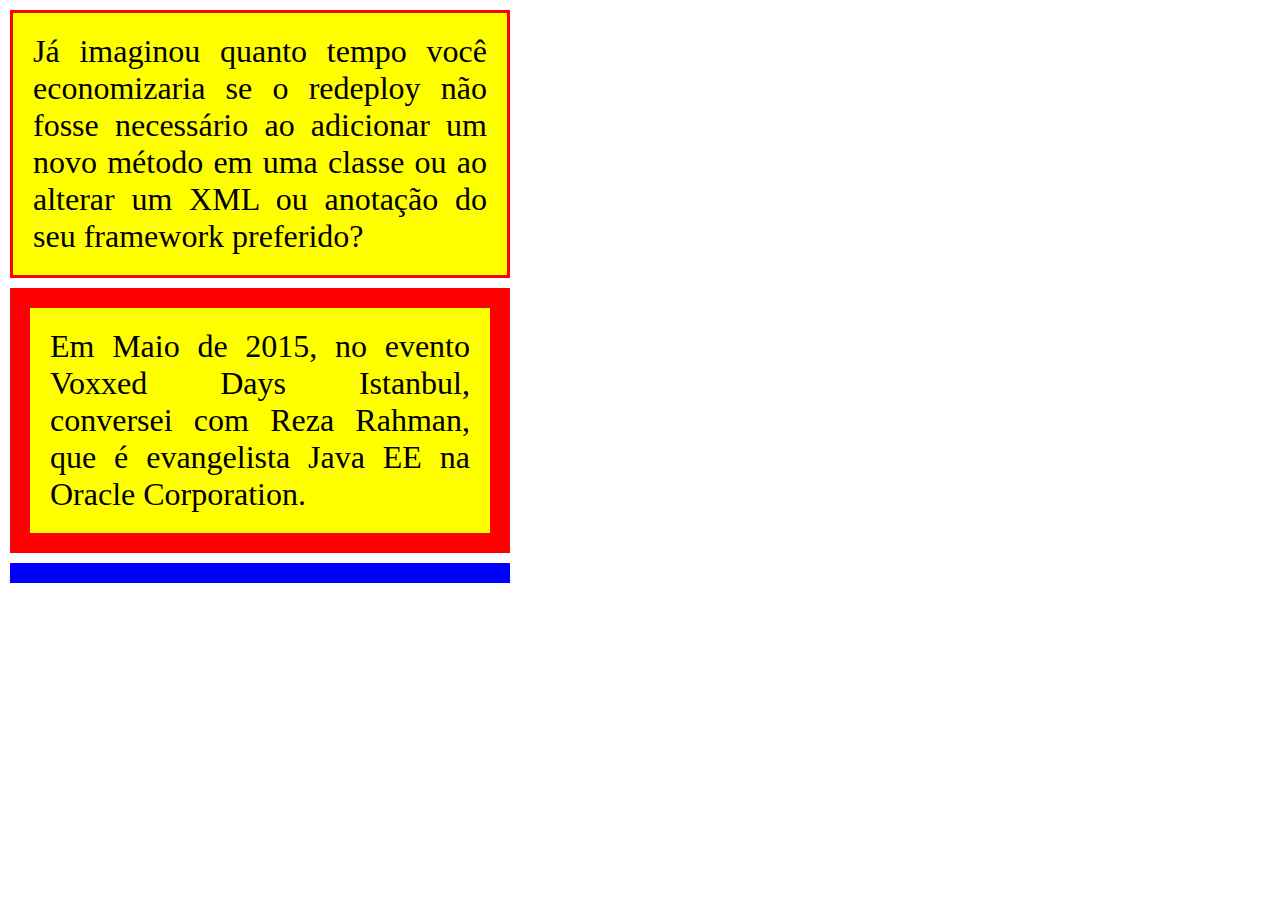
<file: box-model/index.html>
<!DOCTYPE html>
<html lang="pt-BR">
<head>
	<meta charset="utf-8">
	<title>Sobre nós</title>

	<link rel="stylesheet" href="css/estilos.css">
</head>
<body>

	 <p class="frase1">Já imaginou quanto tempo você economizaria se o redeploy não fosse necessário ao adicionar um novo método em uma classe ou ao alterar um XML ou anotação do seu framework preferido?</p>

    <p class="frase2">Em Maio de 2015, no evento Voxxed Days Istanbul, conversei com Reza Rahman, que é evangelista Java EE na Oracle Corporation.</p>

    <p class="referencia"></p>


</body>
</html>
</file>
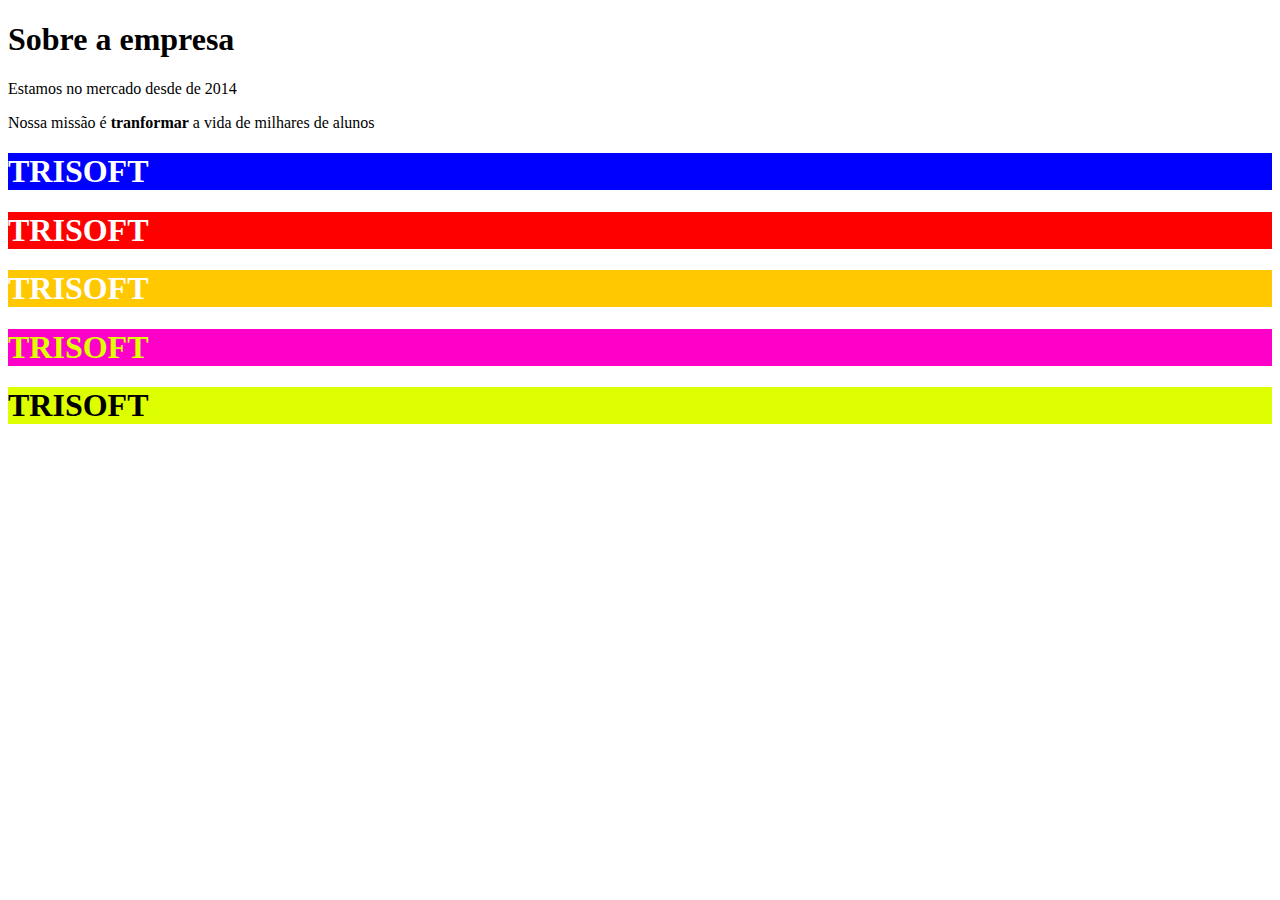
<file: estilos-em-arquivos-externos/index.html>
<!DOCTYPE html>
<html lang="pt-BR">
<head>
	<meta charset="utf-8">
	<title>Sobre nós</title>

	<link rel="stylesheet" href="css/estilos.css">
</head>
<body>
	<article>
		<h1 id="titulo">Sobre a empresa</h1>

		<p class="destaque">Estamos no mercado desde de 2014</p>

		<p class="missao destaque importante">Nossa missão é <strong>tranformar</strong> a vida de milhares de alunos</p>
	</article>	


	<div class="caixa1">
		<h1>TRISOFT</h1>
	</div>

	<div class="caixa2">
		<h1>TRISOFT</h1>
	</div>

	<div class="caixa3">
		<h1>TRISOFT</h1>
	</div>

	<div class="caixa4">
		<h1>TRISOFT</h1>
	</div>

	<div class="caixa5">
		<h1>TRISOFT</h1>
	</div>
</body>
</html>
</file>
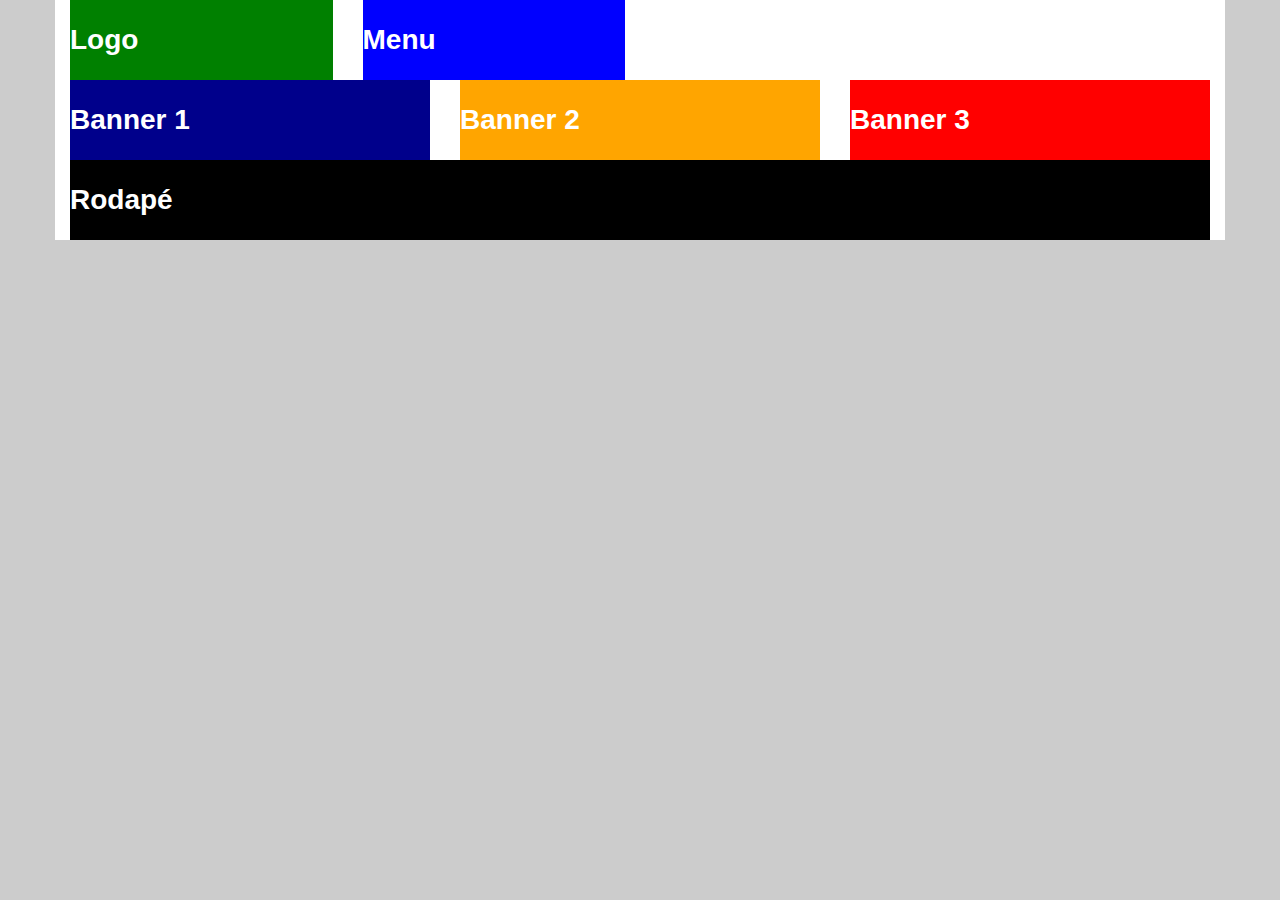
<file: grid-css-bootstrap/index.html>
<!DOCTYPE html>
<html lang="pt-BR">

<head>
	<meta charset="utf-8">
	<title>Grid Bootstrap</title>

	<link rel="stylesheet" href="css/bootstrap.min.css">
	<link rel="stylesheet" href="css/estilos.css">
</head>

<body>
	<div class="container">

		<div class="row">
			<div class="col-xs-12 col-sm-3">
				<div style="background-color: green; color: #fff">
					<h1>Logo</h1>
				</div>
			</div>

			<div class="col-xs-12 col-sm-3">
				<div style="background-color: blue; color: #fff">
					<h1>Menu</h1>
				</div>
			</div>
		</div>

		<div class="row">
			<div class="col-xs-12 col-sm-6 col-md-4">
				<div style="background-color: darkblue; color: #fff">
					<h1>Banner 1</h1>
				</div>
			</div>

			<div class="col-xs-12 col-sm-6 col-md-4">
				<div style="background-color: orange; color: #fff">
					<h1>Banner 2</h1>
				</div>
			</div>

			<div class="col-xs-12 col-sm-12 col-md-4">
				<div style="background-color: red; color: #fff">
					<h1>Banner 3</h1>
				</div>
			</div>
		</div>

		<div class="row">
			<div class="col-xs-12">
				<div style="background-color: black; color: #fff">
					<h1>Rodapé</h1>
				</div>
			</div>
		</div>

	</div>
</body>

</html>
</file>
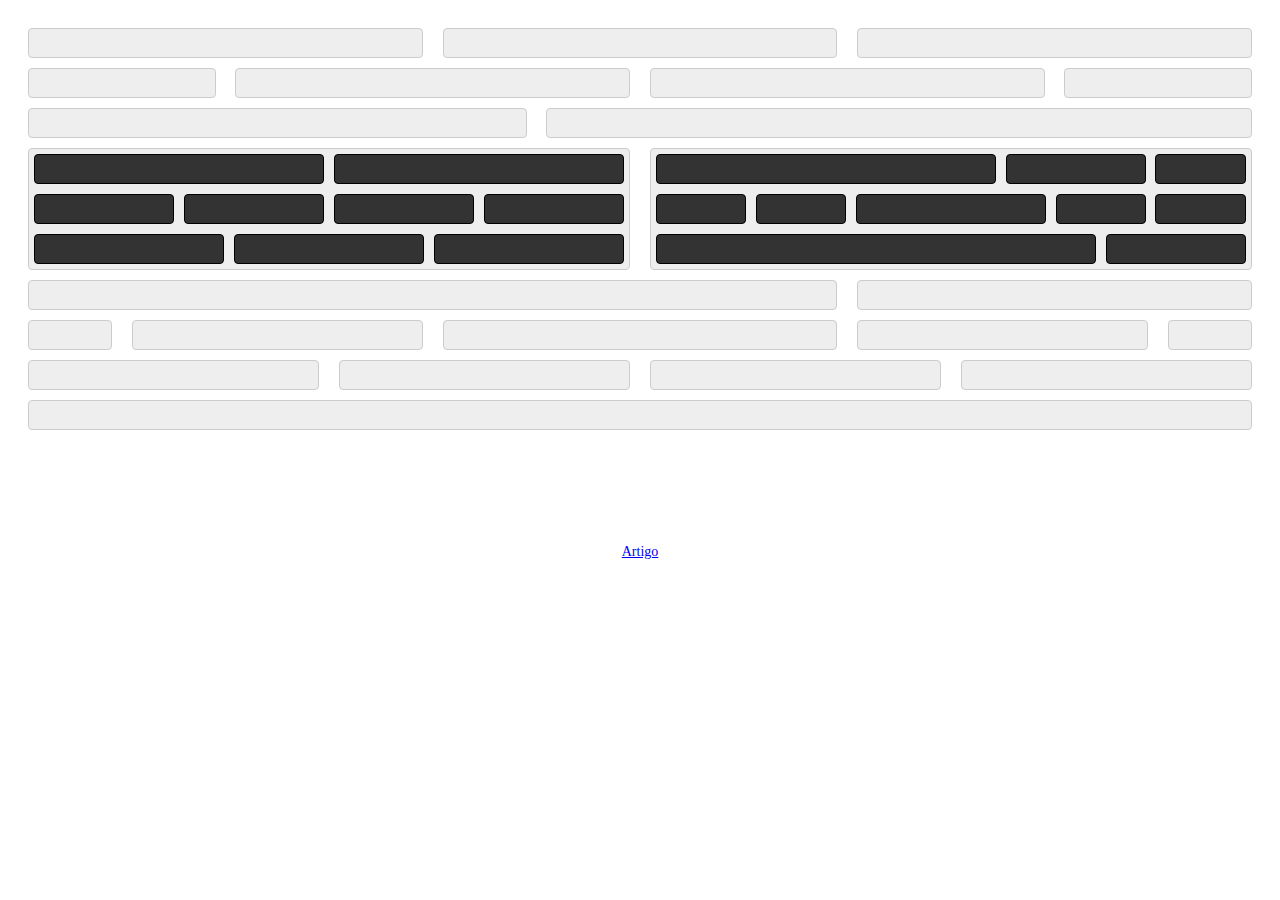
<file: grid-system/index.html>
<!DOCTYPE html>
<html lang="pt-BR">
<head>
	<meta charset="utf-8">
	<title>Sobre nós</title>

	<link rel="stylesheet" href="css/estilos.css">
</head>
<body>

	<div class="row">
	    <div class="column column-4"></div>
	    <div class="column column-4"></div>
	    <div class="column column-4"></div>
	</div>
	<div class="row">
	    <div class="column column-2"></div>
	    <div class="column column-4"></div>
	    <div class="column column-4"></div>
	    <div class="column column-2"></div>
	</div>
	<div class="row">
	    <div class="column column-5"></div>
	    <div class="column column-7"></div>
	</div>
	<div class="row">
	    <div class="column column-6">
	        <div class="row">
	            <div class="column column-6"></div>
	            <div class="column column-6"></div>
	        </div>
	        <div class="row">
	            <div class="column column-3"></div>
	            <div class="column column-3"></div>
	            <div class="column column-3"></div>
	            <div class="column column-3"></div>
	        </div>
	        <div class="row">
	            <div class="column column-4"></div>
	            <div class="column column-4"></div>
	            <div class="column column-4"></div>
	        </div>
	    </div>
	    <div class="column column-6">
	        <div class="row">
	            <div class="column column-7"></div>
	            <div class="column column-3"></div>
	            <div class="column column-2"></div>
	        </div>
	        <div class="row">
	            <div class="column column-2"></div>
	            <div class="column column-2"></div>
	            <div class="column column-4"></div>
	            <div class="column column-2"></div>
	            <div class="column column-2"></div>
	        </div>
	        <div class="row">
	            <div class="column column-9"></div>
	            <div class="column column-3"></div>
	        </div>
	    </div>
	</div>
	<div class="row">
	    <div class="column column-8"></div>
	    <div class="column column-4"></div>
	</div>
	<div class="row">
	    <div class="column column-1"></div>
	    <div class="column column-3"></div>
	    <div class="column column-4"></div>
	    <div class="column column-3"></div>
	    <div class="column column-1"></div>
	</div>
	<div class="row">
	    <div class="column column-3"></div>
	    <div class="column column-3"></div>
	    <div class="column column-3"></div>
	    <div class="column column-3"></div>
	</div>
	<div class="row">
	    <div class="column column-12"></div>
	</div>

	<p class="p"><a href="http://www.sitepoint.com/understanding-css-grid-systems" target="_blank">Artigo</a></p>

</body>
</html>
</file>
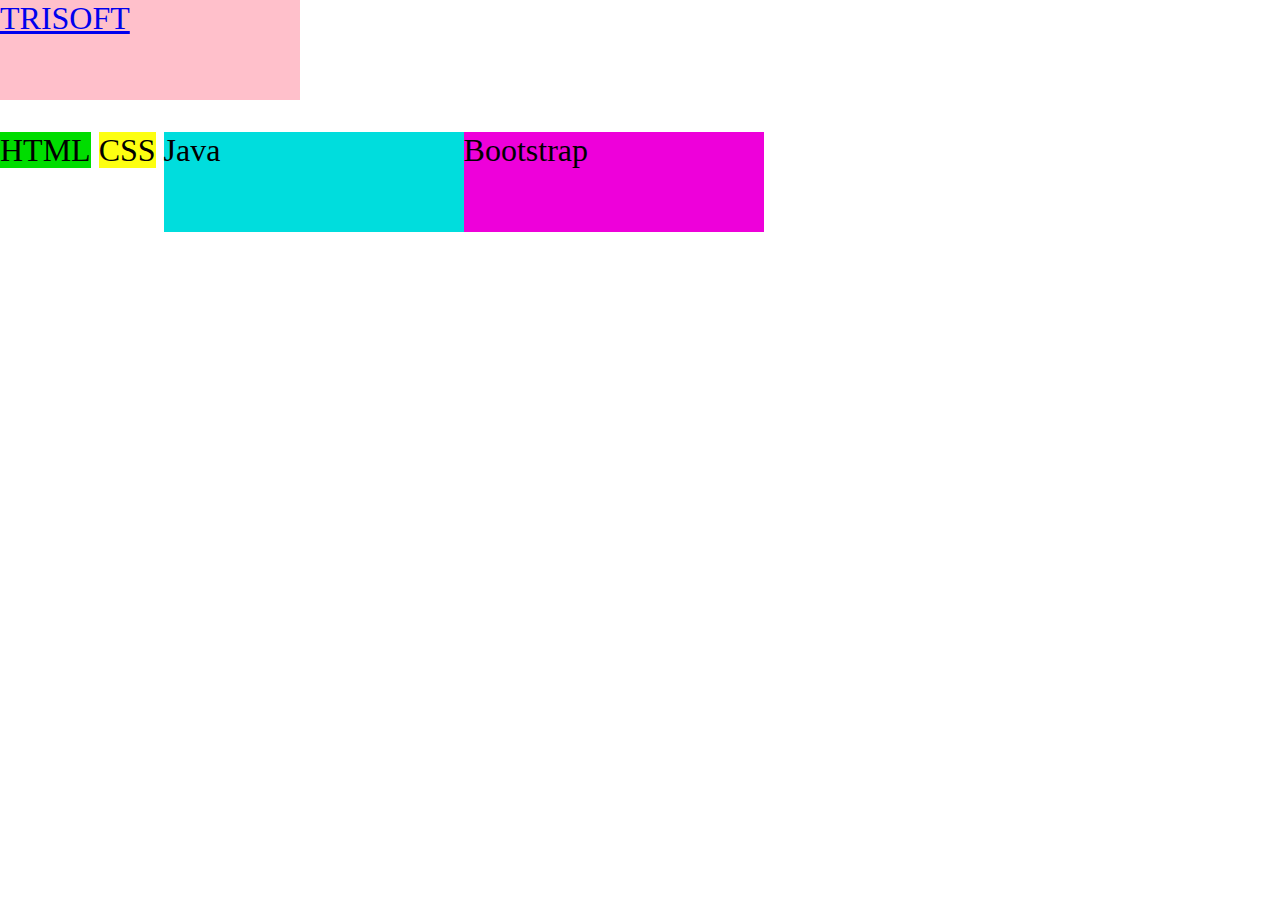
<file: propriedade-display/index.html>
<!DOCTYPE html>
<html lang="pt-BR">
<head>
	<meta charset="utf-8">
	<title>Sobre nós</title>

	<link rel="stylesheet" href="css/estilos.css">
</head>
<body>

	<a href="#" class="nome-empresa">TRISOFT</a>
    <a href="#" class="segmento-empresa" style="display: none">Cursos Online</a>

    <p class="curso-html">HTML</p>
    <p class="curso-css">CSS</p>

    <p class="curso-java">Java</p><p class="curso-bootstrap">Bootstrap</p>


</body>
</html>
</file>
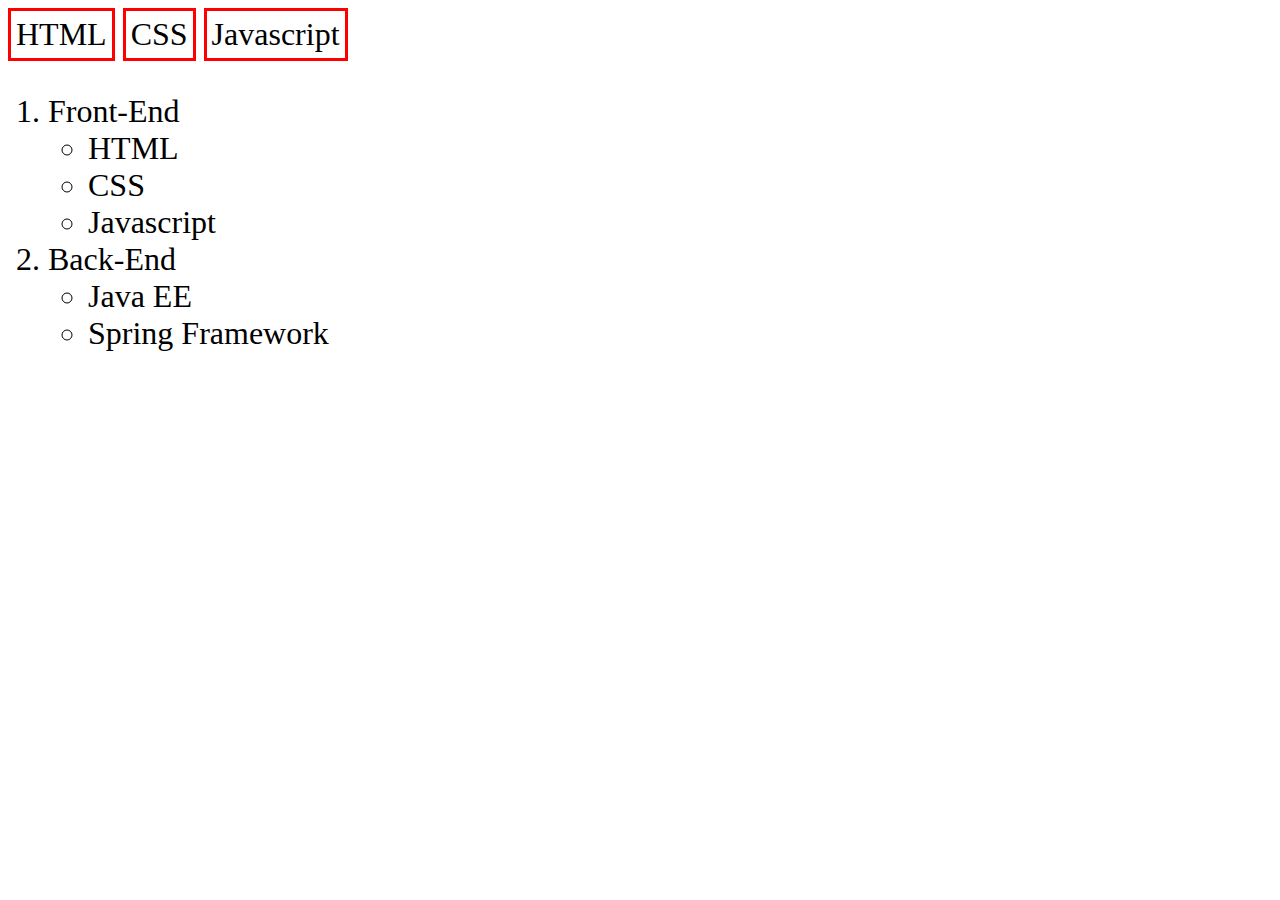
<file: bem-project/listas/index.html>
<!DOCTYPE html>
<html lang="pt-BR">
  <head>
    <meta charset="utf-8">

    <title>MyPilas</title>

    <link rel="stylesheet" href="css/estilos.css">
  </head>
  <body>

    <ul class="menu">
      <li>HTML</li>
      <li>CSS</li>
      <li>Javascript</li>
    </ul> 

    <ol>
      <li>
        Front-End
        <ul>
          <li>HTML</li>
          <li>CSS</li>
          <li>Javascript</li>   
        </ul>
      </li>
      <li>
        Back-End
        <ul>
          <li>Java EE</li>
          <li>Spring Framework</li>
        </ul>
      </li>
    </ol>  

  </body>
</html>
</file>
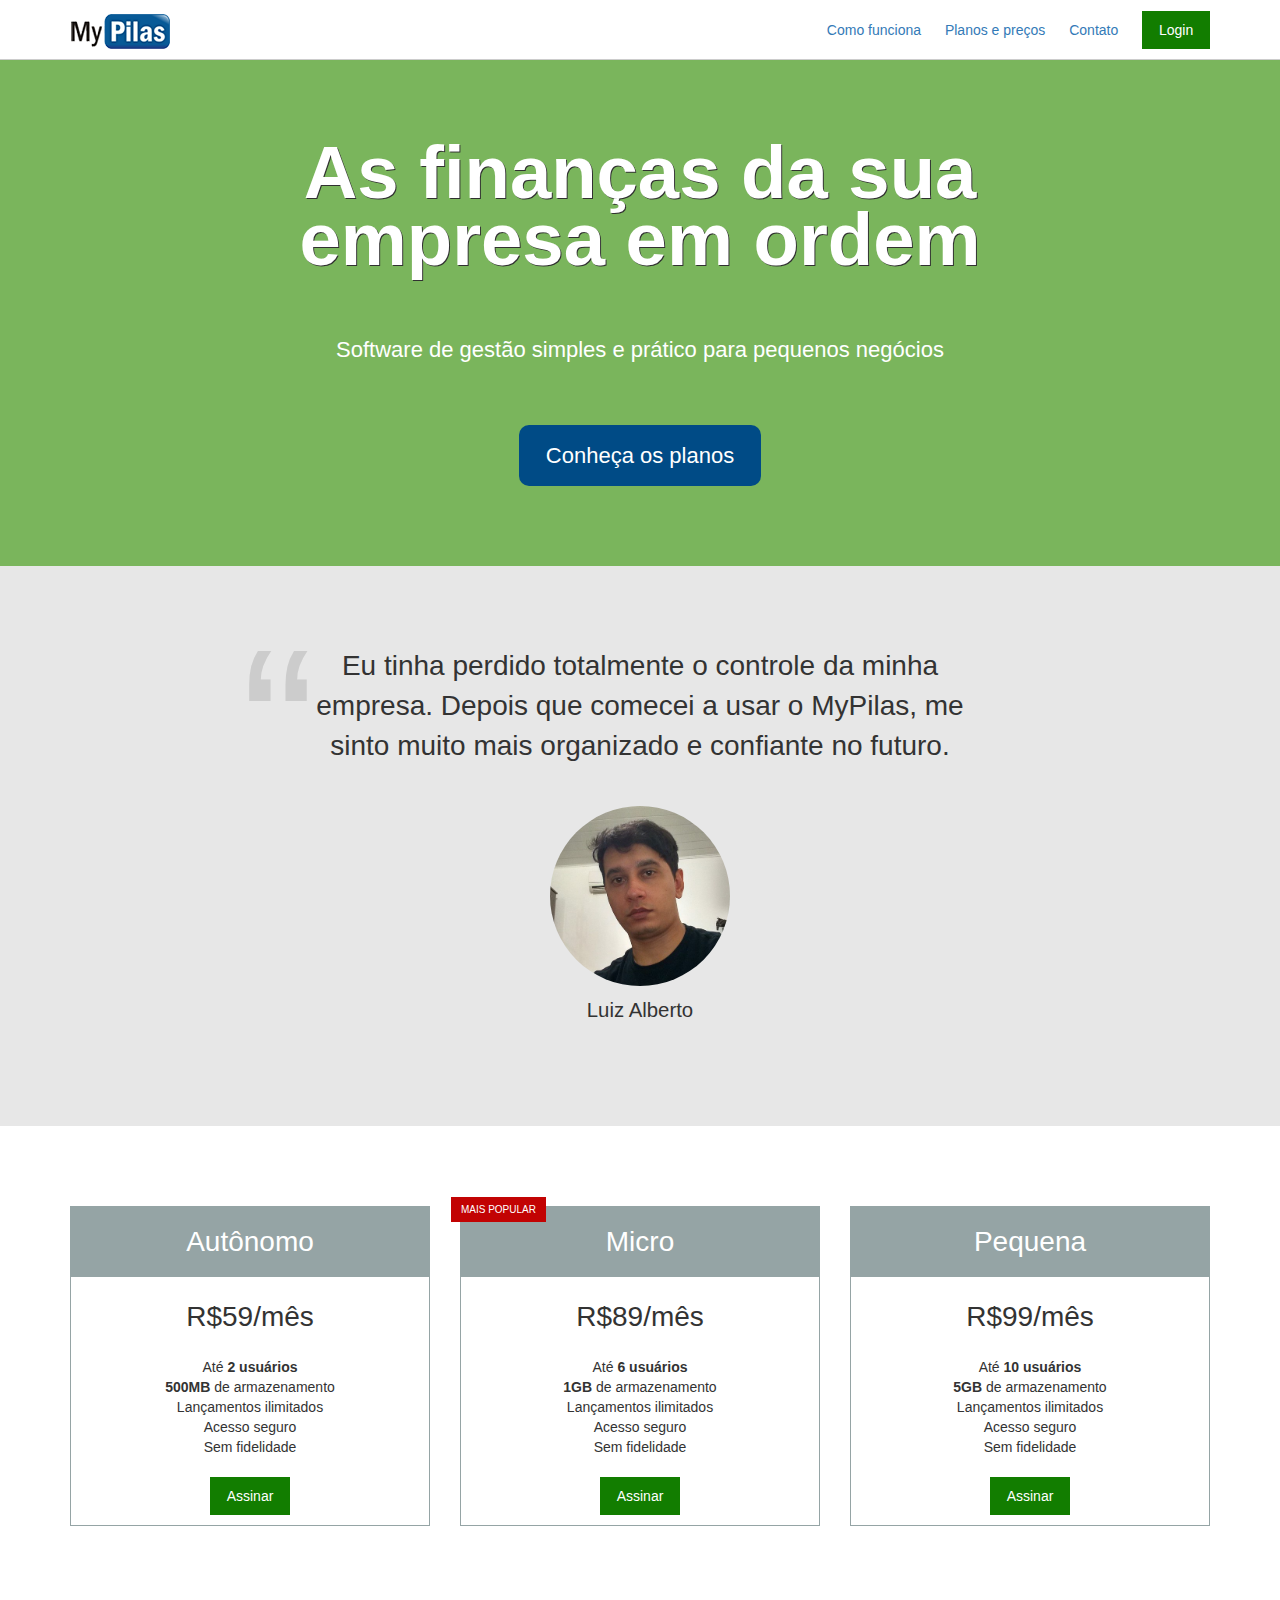
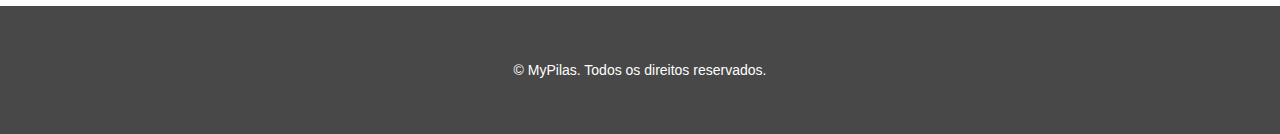
<file: bem-project/projeto/index.html>
<!DOCTYPE html>
<html lang="pt-BR">

<head>
  <meta charset="utf-8">
  <meta name="viewport" content="width=device-width, initial-scale=1">

  <title>MyPilas</title>
  <link rel="stylesheet" href="css/bootstrap.min.css">
  <link rel="stylesheet" href="css/base.css">
  <link rel="stylesheet" href="css/layout.css">
  <link rel="stylesheet" href="css/componentes.css">
</head>

<body>

  <header class="layout-cabecalho layout-cabecalho--home ">
    <div class="container">
      <nav class="navegacao">
        <img src="imagens/logo.png" width="100" height="35" alt="MyPilas">

        <div class="navegacao__menu">
          <button class="botao-chaveador  js-botao-chaveador"></button>

          <ul class="menu  js-menu">
            <li class="menu__item">
              <a href="#">Como funciona</a>
            </li>
            <li class="menu__item">
              <a href="#planos">Planos e preços</a>
            </li>
            <li class="menu__item">
              <a href="#">Contato</a>
            </li>
            <li class="menu__item  menu__item--botao">
              <a href="#" class="botao  botao--login">Login</a>
            </li>
          </ul>
        </div>
      </nav>
    </div>
  </header>

  <section class="layout-chamada">
    <div class="container">

      <div class="chamada">
        <h1 class="chamada__titulo">As finanças da sua empresa em ordem</h1>
        <p class="chamada__subtitulo">Software de gestão simples e prático para pequenos negócios</p>

        <div class="chamada__acao">
          <a href="#planos" class="botao botao--principal">Conheça os planos</a>
        </div>
      </div>

    </div>
  </section>

  <div class="layout-depoimento">
    <div class="container">

      <div class="depoimento">
        <blockquote>
          Eu tinha perdido totalmente o controle da minha empresa. Depois que comecei a usar o MyPilas, me sinto muito mais organizado
          e confiante no futuro.
        </blockquote>

        <div class="depoimento__autor">
          <img src="imagens/picture.png" width="180" height="180" alt="Luiz Alberto">
          <p>Luiz Alberto</p>
        </div>
      </div>

    </div>
  </div>

  <div id="planos" class="layout-planos">
    <div class="container">
      <div class="row">
        <div class="col-sm-4">

          <article class="plano">
            <h2 class="plano__cabecalho">Autônomo</h2>
            <div class="plano__preco">R$59/mês</div>
            <ul class="plano__caracteristicas">
              <li>Até
                <strong>2 usuários</strong>
              </li>
              <li>
                <strong>500MB</strong> de armazenamento</li>
              <li>Lançamentos ilimitados</li>
              <li>Acesso seguro</li>
              <li>Sem fidelidade</li>
            </ul>
            <footer class="plano__rodape">
                <a href="assine.html" class="botao  botao--assinar">Assinar</a>
            </footer>
          </article>

        </div>
        <div class="col-sm-4">

          <article class="plano plano--mais-popular">
            <h2 class="plano__cabecalho">Micro</h2>
            <div class="plano__preco">R$89/mês</div>
            <ul class="plano__caracteristicas">
              <li>Até
                <strong>6 usuários</strong>
              </li>
              <li>
                <strong>1GB</strong> de armazenamento</li>
              <li>Lançamentos ilimitados</li>
              <li>Acesso seguro</li>
              <li>Sem fidelidade</li>
            </ul>
            <footer class="plano__rodape">
              <a href="assine.html" class="botao botao--assinar">Assinar</a>
            </footer>
          </article>

        </div>
        <div class="col-sm-4 ultima-coluna">

          <article class="plano">
            <h2 class="plano__cabecalho">Pequena</h2>
            <div class="plano__preco">R$99/mês</div>
            <ul class="plano__caracteristicas">
              <li>Até
                <strong>10 usuários</strong>
              </li>
              <li>
                <strong>5GB</strong> de armazenamento</li>
              <li>Lançamentos ilimitados</li>
              <li>Acesso seguro</li>
              <li>Sem fidelidade</li>
            </ul>
            <footer class="plano__rodape">
              <a href="assine.html" class="botao botao--assinar">Assinar</a>
            </footer>
          </article>

        </div>
      </div>
    </div>
  </div>

  <footer class="layout-rodape">
    <div class="container">
      <p>&copy; MyPilas. Todos os direitos reservados.</p>
    </div>
  </footer>

  <script src="javascripts/app.js"></script>

</body>
</html>
</file>
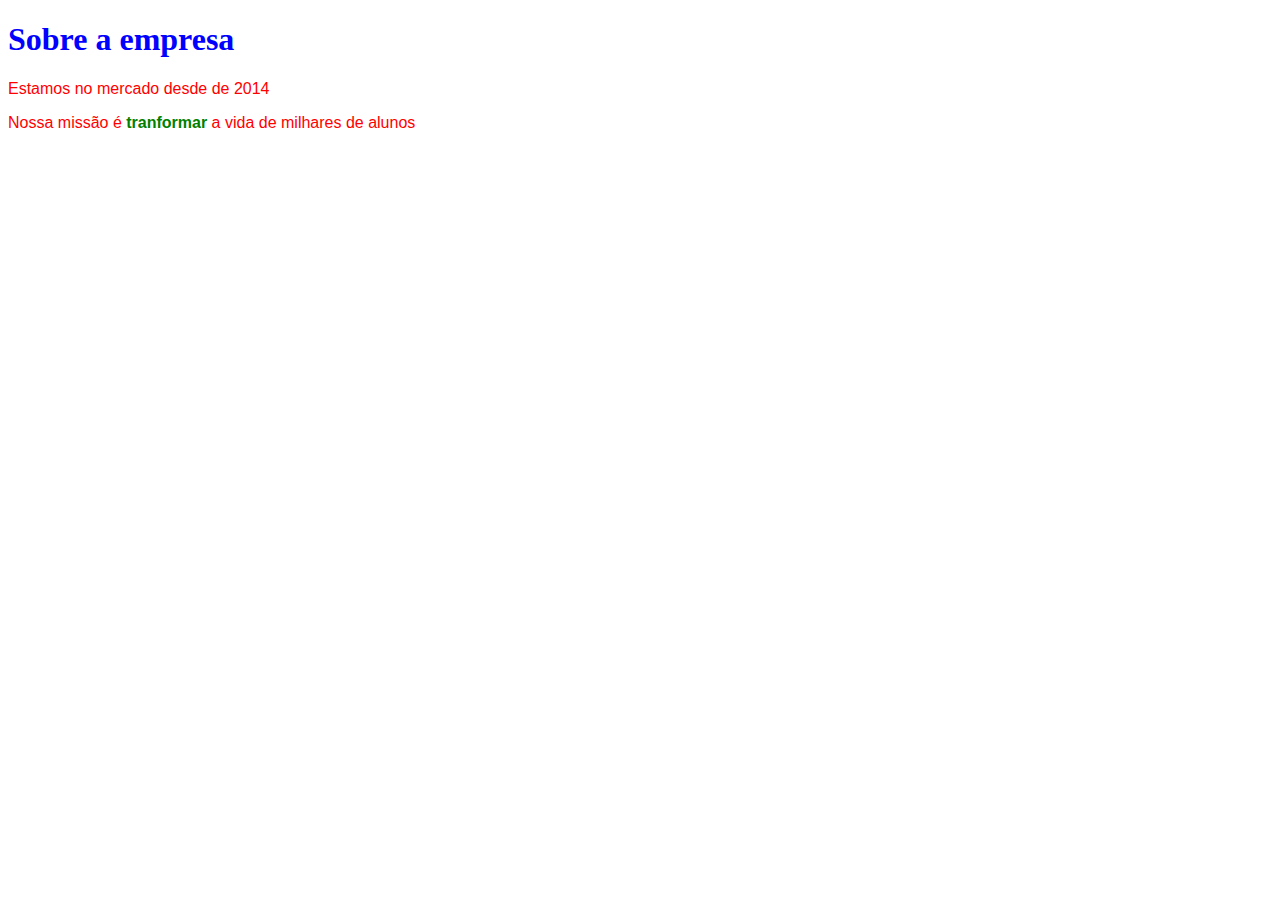
<file: css-basico/empresa.html>
<!DOCTYPE html>
<html lang="pt-BR">
<head>
	<meta charset="utf-8">
	<title>Sobre nós</title>

	<style type="text/css">
		h1 {
			color: blue;
		}

		p {
			color: red;
			font-family: Arial;
		}

		strong {
			color: green;
		}
	</style>
</head>
<body>
	<h1>Sobre a empresa</h1>

	<p>Estamos no mercado desde de 2014</p>

	<p>Nossa missão é <strong>tranformar</strong> a vida de milhares de alunos</p>

</body>
</html>
</file>
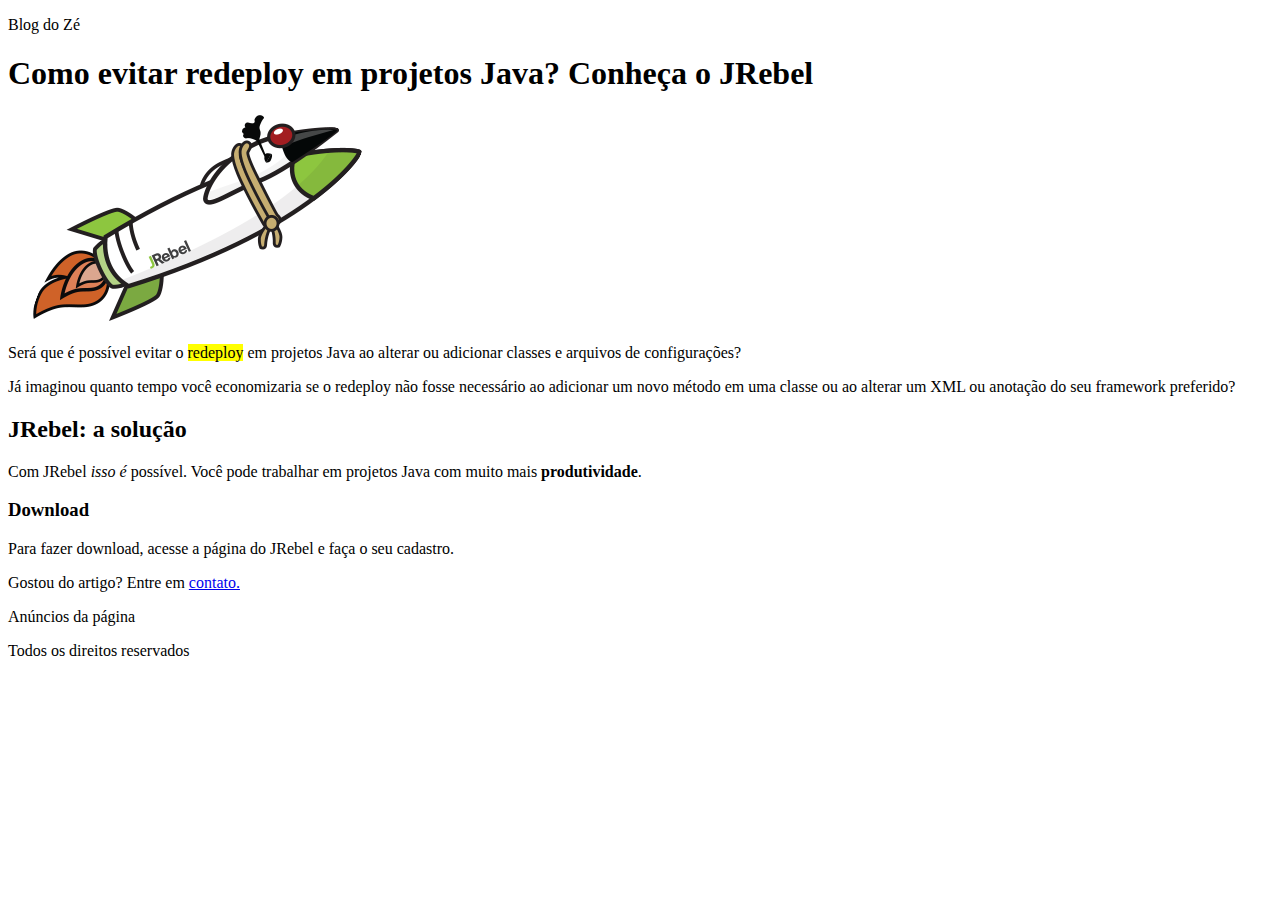
<file: estrutura basica/artigo.html>
<!DOCTYPE html>
<html lang="pt-BR">
	<head>
		<meta charset="utf-8">
		<title>TRISOFT</title>
	</head>
	<body>

		<header id="cabecalho">
			<p>Blog do Zé</p>
		</header>

		<article>
			<header>
				<h1>Como evitar redeploy em projetos Java? Conheça o JRebel</h1>	
				<a href="https://www.google.com">
					<img src="img/jrebel.png" width="390" height="210" alt="JRebel">
				</a>	
			</header>						

		    <p>
		      Será que é possível evitar o <mark>redeploy</mark> em projetos Java ao alterar ou adicionar classes e arquivos de
		      configurações?
		    </p>

		    <p>Já imaginou quanto tempo você economizaria se o redeploy não fosse necessário ao adicionar um novo 
		    método em uma classe ou ao alterar um XML ou anotação do seu framework preferido?</p>

		    <h2>JRebel: a solução</h2>

		    <p>Com JRebel <em>isso é </em>possível. Você pode trabalhar em projetos Java com muito mais <strong>produtividade</strong>.</p>

		    <h3>Download</h3>

		    <p>Para fazer download, acesse a página do JRebel e faça o seu cadastro.</p>

		    <p>Gostou do artigo? Entre em <a href="contato.html">contato.</a> </p>
		</article>

		<aside>
			<p>Anúncios da página</p>
		</aside>

		<footer>
			<p>Todos os direitos reservados</p>
		</footer>
	</body>
</html>
</file>
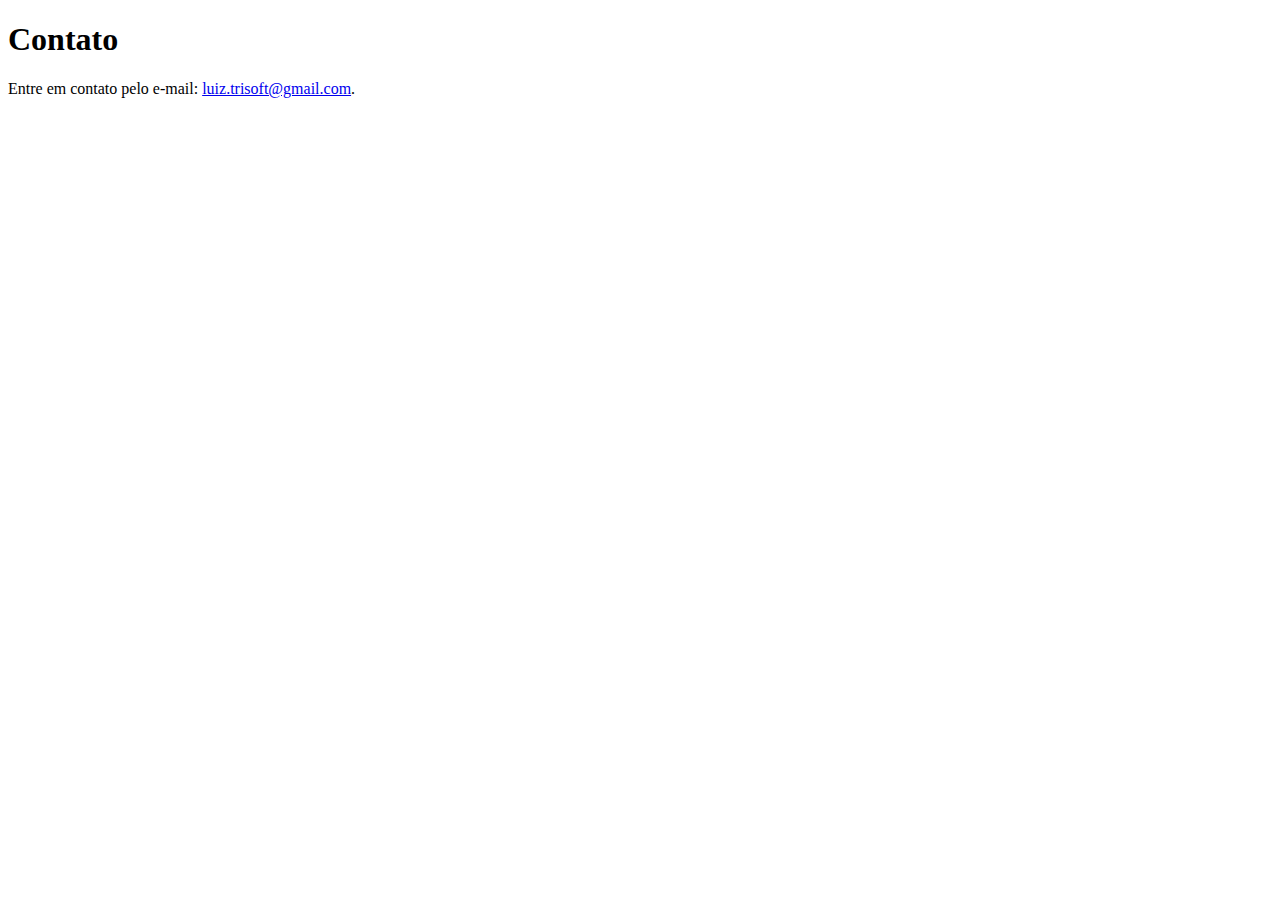
<file: estrutura basica/contato.html>
<!DOCTYPE html>
<html lang="pt-BR">
  <head>
    <meta charset="utf-8">
    <title>Contato</title>
  </head>
  <body>
    <h1>Contato</h1>

    <p>
      Entre em contato pelo e-mail: <a href="mailto:luiz.trisoft@gmail.com">luiz.trisoft@gmail.com</a>.
    </p>
  </body>
</html>
</file>
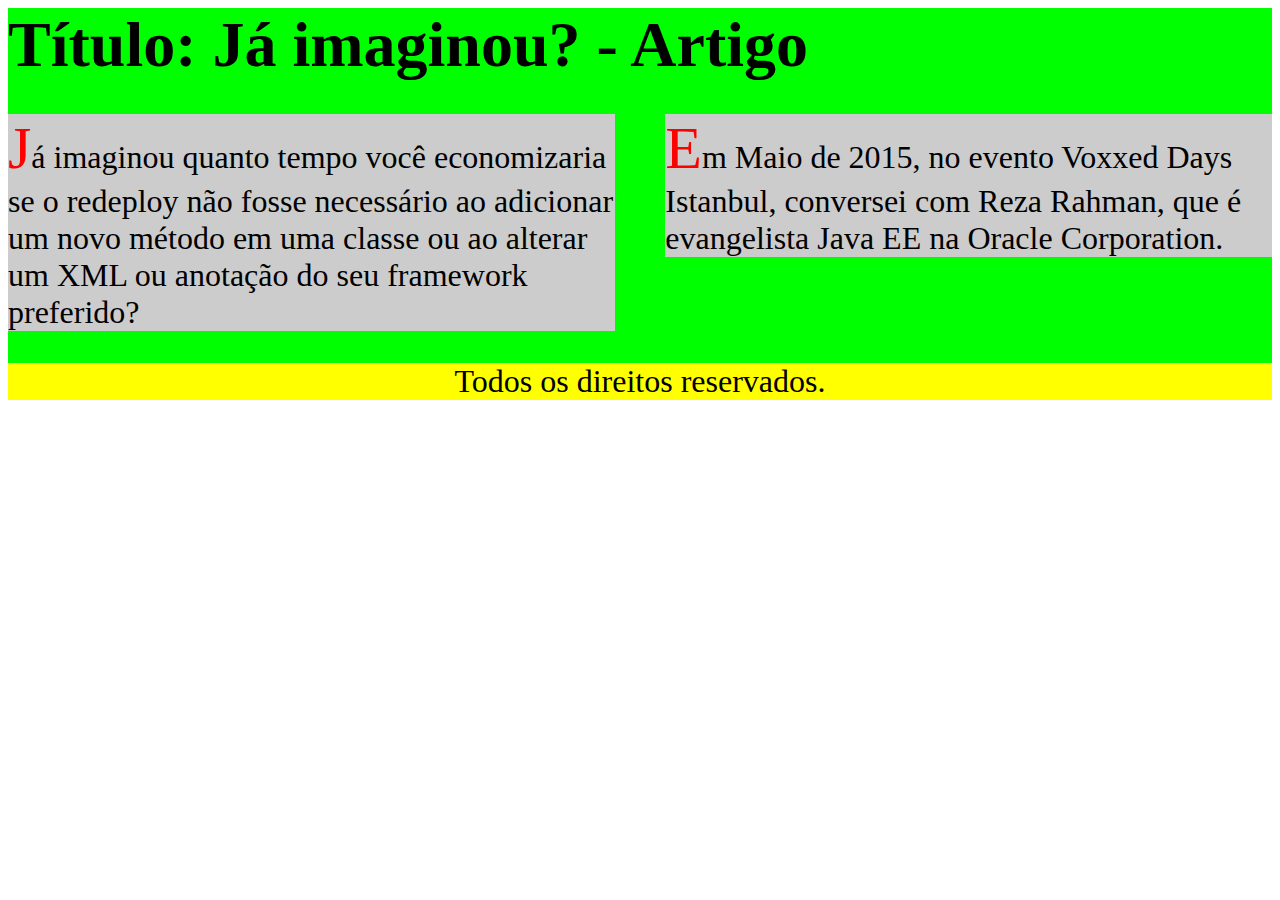
<file: flutuando-elementos/colunas.html>
<!DOCTYPE html>
<html lang="pt-BR">
  <head>
    <meta charset="utf-8">

    <link rel="stylesheet" href="css/colunas.css">
  </head>
  <body>

  <article>
    <h1>Já imaginou?</h1>

    <p class="coluna1">Já imaginou quanto tempo você economizaria se o redeploy não fosse necessário ao adicionar um novo método em uma classe ou ao alterar um XML ou anotação do seu framework preferido?</p>

    <p class="coluna2">Em Maio de 2015, no evento Voxxed Days Istanbul, conversei com Reza Rahman, que é evangelista Java EE na Oracle Corporation.</p>
  </article>

  <footer class="clearfix">
    Todos os direitos reservados.
  </footer>

  </body>
</html>
</file>
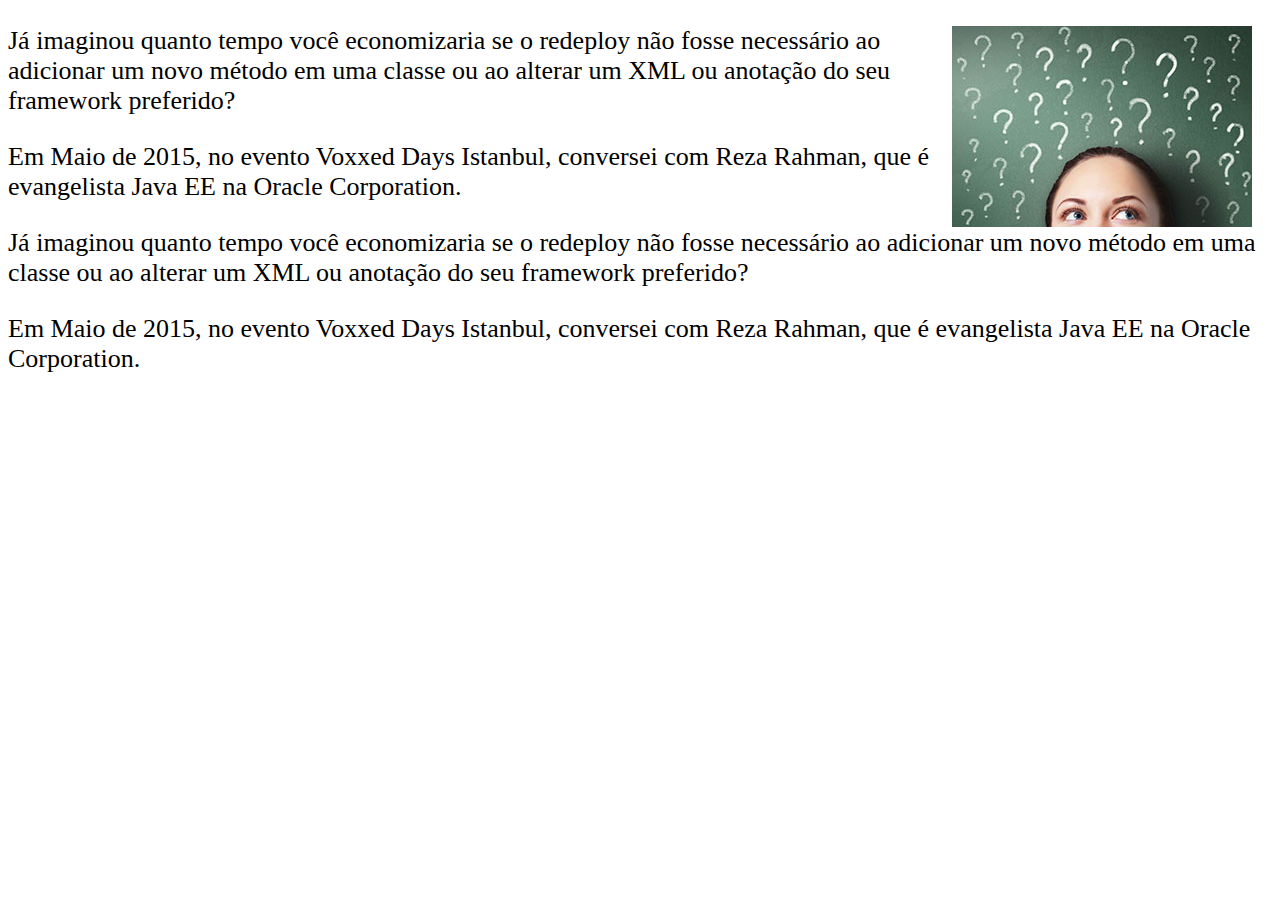
<file: flutuando-elementos/imagem.html>
<!DOCTYPE html>
<html lang="pt-BR">
  <head>
    <meta charset="utf-8">

    <link rel="stylesheet" href="css/imagem.css">
  </head>
  <body>

    <img src="imagens/duvidas.jpg">
    
    <p>Já imaginou quanto tempo você economizaria se o redeploy não fosse necessário ao adicionar um novo método em uma classe ou ao alterar um XML ou anotação do seu framework preferido?</p>
    <p>Em Maio de 2015, no evento Voxxed Days Istanbul, conversei com Reza Rahman, que é evangelista Java EE na Oracle Corporation.</p>
    <p>Já imaginou quanto tempo você economizaria se o redeploy não fosse necessário ao adicionar um novo método em uma classe ou ao alterar um XML ou anotação do seu framework preferido?</p>
    <p>Em Maio de 2015, no evento Voxxed Days Istanbul, conversei com Reza Rahman, que é evangelista Java EE na Oracle Corporation.</p>

  </body>
</html>
</file>
<file: box-model/css/estilos.css>
* {
  box-sizing: border-box;
}

body {
  font-size: 32px;
  margin: 0;
}

.frase1, .frase2, .referencia {
  width: 500px;

  text-align: justify;
  background-color: yellow;
}

p {
  margin: 10px;
}

.referencia {
  background-color: blue;
  height: 20px;
}

.frase1 {
  /*box-sizing: content-box;*/

  padding: 20px;
  border: 3px solid red;
}

.frase2 {
  /*box-sizing: border-box;*/

  padding: 20px;
  border: 20px solid red;
}
</file>
<file: estilos-em-arquivos-externos/css/estilos.css>
/*seletores agrupados
#titulo, .missao {
	font-family: Arial;
}
.introducao, .missao{
	color: red;
}
*/
/*===========================*/
/*seletores descendentes
.missao strong {
	color: green;
}
*/
/*===========================*/
/*seletores descendentes
article .missao strong {
	color: red;
}
*/
/*===========================*/
/*seletores de filhos diretos
article > .importante > strong {
	color: green;
}
*/
/*===========================*/
/*cores*/
.caixa1 {
	background-color: blue;
	color: white;
}
.caixa2 {
	background-color: rgb(255, 0, 0);
	color: rgb(255,255,255);
}
.caixa3 {
	background-color: rgb(255,200,0);
	color: rgb(255,255,255);
}
.caixa4 {
	background-color: #ff00c8;
	color: #ddff00
}
.caixa5 {
	background-color: #df0;
}
</file>
<file: grid-css-bootstrap/css/estilos.css>
body {
	background-color: #ccc;
  }
  
  .container, .container-fluid {
	background-color: #fff;
  }
  
  h1 {
	padding: 20px 0;
	margin: 0;
  }
</file>
<file: grid-system/css/estilos.css>
/*------------------------------*\
    Grid System
\*------------------------------*/

.row, 
.column {
    box-sizing: border-box;
}

.row:before,
.row:after {
    content: " ";
    display: table;
}

.row:after {
    clear: both;
}

.column {
    position: relative;
    float: left;
    display: block;
}

.column + .column {
    margin-left: 1.6%;
}

.column-1 {
    width: 6.86666666667%;
}

.column-2 {
    width: 15.3333333333%;
}

.column-3 {
    width: 23.8%;
}

.column-4 {
    width: 32.2666666667%;
}

.column-5 {
    width: 40.7333333333%;
}

.column-6 {
    width: 49.2%;
}

.column-7 {
    width: 57.6666666667%;
}

.column-8 {
    width: 66.1333333333%;
}

.column-9 {
    width: 74.6%;
}

.column-10 {
    width: 83.0666666667%;
}

.column-11 {
    width: 91.5333333333%;
}

.column-12 {
    width: 100%;
    margin-left: 0;
}

@media only screen and (max-width: 550px) {
    .column-1, 
    .column-2, 
    .column-3, 
    .column-4, 
    .column-5, 
    .column-6, 
    .column-7, 
    .column-8, 
    .column-9, 
    .column-10, 
    .column-11, 
    .column-12 {
        float: none;
        width: auto;
    }
  
    .column + .column {
        margin-left: 0;
    }
}

/*------------------------------*\
    Styling
\*------------------------------*/

body {
    padding: 20px;
}

.column {
    background: #eee;
    border: 1px solid #ccc;
    border-radius: 4px;
    color: #777;
    padding: 5px;
    min-height: 30px;
    text-align: center;
}

.row {
    margin-bottom: 10px;
}

.row:last-child {
    margin-bottom: 0;
}

.column .column {
    color: #eee;
    background: #333;
    border-color: #000;
}

.p {
  font-size: 14px;
  text-align: center;
  padding-top: 100px;
}

@media only screen and (max-width: 550px) {
    .row {
        margin-bottom: 0;
    }
    .column {
        margin-bottom: 10px;
    }
    .row:last-child .column:last-child {
        margin-bottom: 0;
    }
}
</file>
<file: propriedade-display/css/estilos.css>
/*Ocupa o que precisa. nem a cor de fundo vai aparecer*/
/*inline funciona com espaçamento interno e margem lateral*/

body {
  font-size: 32px;
  margin: 0;
}

.nome-empresa {
  background-color: pink;
}

.segmento-empresa {
  background-color: red;
}

.curso-html {
  background-color: #00dd00;
}

.curso-css {
  background-color: #fdff11;
}

.curso-java {
  background-color: #00dddd;
}

.curso-bootstrap {
  background-color: #ee00da;
}


.nome-empresa, .segmento-empresa {
  display: block;
  height: 100px;
  width: 300px;
}

.curso-html, .curso-css {
  display: inline;
  height: 100px; /* não tem efeito */
  width: 300px; /* não tem efeito */
}

.curso-java, .curso-bootstrap {
  display: inline-block;
  height: 100px;
  width: 300px;
}
</file>
<file: bem-project/listas/css/estilos.css>
body {
  font-size: 32px;
}

ul.menu {
  list-style: none;
  padding: 0;
  margin: 0;
}

ul.menu > li {
  display: inline-block;
  border: 3px solid red;
  padding: 5px;
}
</file>
<file: bem-project/projeto/css/base.css>
html {
  font-size: 62.5%;
}

body {
  margin: 0;

  font-family: Arial, Helvetica, sans-serif;
  font-size: 1.4rem;
}
</file>
<file: bem-project/projeto/css/layout.css>
.layout-cabecalho {
  height: 60px;
  line-height: 60px;
  border-bottom: 1px solid #ccc;

  background-color: #fff;
}

.layout-cabecalho--home {
  position: fixed;
  top: 0;
  left: 0;
  right: 0;
  z-index: 9999;
}

.layout-planos {
  padding: 80px 0;
}

.layout-chamada {
  padding: 80px 0;
  margin-top: 60px;

  background-color: #7ab55c;
}

.layout-depoimento {
  padding: 80px 0;
  background-color: #e7e7e7;
}

.layout-rodape {
  padding: 40px 0;

  background-color: #484848;

  color: #fff;
  text-align: center;
}

@media(max-width: 749px) {
  .layout-planos .row > div:not(.ultima-coluna) {
    margin-bottom: 40px;
  }
}

.layout-assinatura {
  padding: 40px 0;
}
</file>
<file: bem-project/projeto/css/componentes.css>
/*--------------------*\
  PLANO
\*--------------------*/
.plano {
  position: relative;

  padding: 10px;
  border: 1px solid #95a4a5;

  font-size: 1.4rem; /* 14px */
}

.plano--mais-popular::after {
  position: absolute;
  top: -10px;
  left: -10px;

  padding: 0 10px;

  background-color: #c20303;
  color: #fff;

  font-size: 0.7142em; /* 10px */
  line-height: 2.5;

  content: "MAIS POPULAR";
}

.plano__cabecalho {
  margin: -10px;
  margin-bottom: 0;

  background-color: #95a4a5;
  color: #fff;

  text-align: center;
  line-height: 2.5;
  font-weight: normal;
  font-size: 2em;
}

.plano__preco {
  margin: 20px 0;

  text-align: center;
  font-size: 2em;
}

.plano__caracteristicas {
  padding: 0;
  margin: 20px 0;

  font-size: 1em;

  list-style: none;
}

.plano__caracteristicas > li {
  text-align: center;
}

.plano__rodape {
  text-align: center;
}


/*--------------------*\
  BOTAO
\*--------------------*/
.botao {
  display: inline-block;
  padding: 0.8em 1.2em;

  background-color: #bbb;
  color: #fff;
  border: none;

  line-height: normal;
  font-size: 1em;
  text-decoration: none;
}

.botao:hover, .botao:focus {
  background-color: #aaa;
  color: #fff;

  text-decoration: none;
}

.botao--assinar, .botao--login {
  background-color: #127d00;
}

.botao--assinar:hover, .botao--assinar:focus,
.botao--login:hover, .botao--login:focus {
  background-color: #0e6400;
}

.botao--principal {
  border-radius: 10px;

  background-color: #004b86;
}

.botao--principal:hover, .botao--principal:focus {
  background-color: #003b6a;
}


/*--------------------*\
  CHAMADA
\*--------------------*/
.chamada {
  font-size: 1.6rem; /* 1.6 * 10px = 16px */
  text-align: center;
}

.chamada__titulo {
  margin: 0;

  color: #fff;

  font-size: 3.375em; /* 54px / 16px = 3.375 */
  line-height: 0.9;
  text-shadow: 1px 1px #313131;
}

.chamada__subtitulo {
  margin: 60px 0;

  color: #fff;

  font-size: 1em;
}

.chamada__acao {
  font-size: 1em;
}

@media(min-width: 992px) {
  .chamada {
    padding-left: 10%;
    padding-right: 10%;

    font-size: 2.2rem; /* 2.2 * 10px = 22px */
  }
}


/*--------------------*\
  DEPOIMENTO
\*--------------------*/
.depoimento {
  font-size: 2.2rem; /* 22px */
}

@media(min-width: 992px) {
  .depoimento {
    padding-left: 15%;
    padding-right: 15%;

    font-size: 2.8rem;
  }
}

.depoimento > blockquote {
  position: relative;

  margin: 0;
  padding: 0 60px;

  text-align: center;
  font-size: 1em;
}

.depoimento > blockquote::before {
  position: absolute;
  left: 0;
  top: -0.35em;

  color: #ccc;

  font-size: 8em; /* 176px */

  content: "\201C";
}

.depoimento__autor {
  margin-top: 40px;

  text-align: center;
  font-size: 0.7272em;
}

.depoimento__autor > img {
  border-radius: 50%;
}

.depoimento__autor > p {
  margin-top: 10px;
}


/*--------------------*\
  NAVEGACAO
\*--------------------*/
.navegacao {
}

.navegacao--assinatura {
  text-align: center;
}

.navegacao__menu {
  float: right;
}


/*--------------------*\
  BOTAO-CHAVEADOR
\*--------------------*/
.botao-chaveador {
  width: 24px;
  height: 24px;
  border: 0;

  background: none;
  background-image: url("../imagens/bars.png");

  outline: none;
}

@media(min-width: 992px) {
  .botao-chaveador {
    display: none;
  }
}


/*--------------------*\
  MENU
\*--------------------*/
.menu {
  margin: 0;

  font-size: 1.4rem;

  list-style: none;
}

@media(max-width: 991px) {

  .menu {
    position: fixed;
    top: 0;
    left: 0;
    bottom: 0;

    display: none;
    width: 200px;
    padding: 20px;
    border-right: 1px solid #eee;

    background-color: #fbfbfb;
  }

  .menu--exibindo {
    display: block;
  }

  .menu__item {
    display: block;

    line-height: 3;
  }

  .menu__item--botao {
    margin-top: 20px;
  }

}

@media(min-width: 992px) {

  .menu__item {
    display: inline-block;
    padding-right: 20px;
  }

  .menu__item:last-of-type {
    padding-right: 0px;
  }

}


/*--------------------*\
  TITULO-FORMULARIO
\*--------------------*/
.titulo-formulario {
  margin: 0;
  margin-bottom: 40px;
  
  border-bottom: 1px solid #ccc;

  font-size: 2.6rem;
  font-weight: normal;
  color: #004b86;
}


/*--------------------*\
  GRUPO-ENTRADA
\*--------------------*/
.grupo-entrada {
  margin-bottom: 15px;
}

.grupo-entrada > label {
  display: block;

  font-weight: bold;
}


/*--------------------*\
  CAMPO
\*--------------------*/
.campo {
  display: block;
  width: 100%;
  height: 2.8em;
  padding: 5px;
  border: 1px solid #ccc;
  border-radius: 5px;

  background-color: #fff;

  font-size: 1.4rem;
}
</file>
<file: flutuando-elementos/css/colunas.css>
body {
  font-size: 32px;
}

h1 {
  margin: 0;
}

article {
  background-color: #0f0;
}

footer {
  background-color: yellow;
  text-align: center;
}

.coluna1, .coluna2 {
  background-color: #ccc;
}

.coluna1 {
  float: left;
  width: 48%;
}

.coluna2 {
  float: right;
  width: 48%;
}

.clearfix {
  clear: both;
}

/*pseudo elementos*/
article > p::first-letter{
  font-size: 60px;
  color: red;
}

h1::before{
  content: "Título: ";
}

h1:after {
  content: " - Artigo"
}

article::after {
  content: "";
  display: block;
  clear: both;
}
</file>
<file: flutuando-elementos/css/imagem.css>
body {
  font-size: 26px;
}

img {
  float: right;
  margin-right: 20px;
}
</file>
